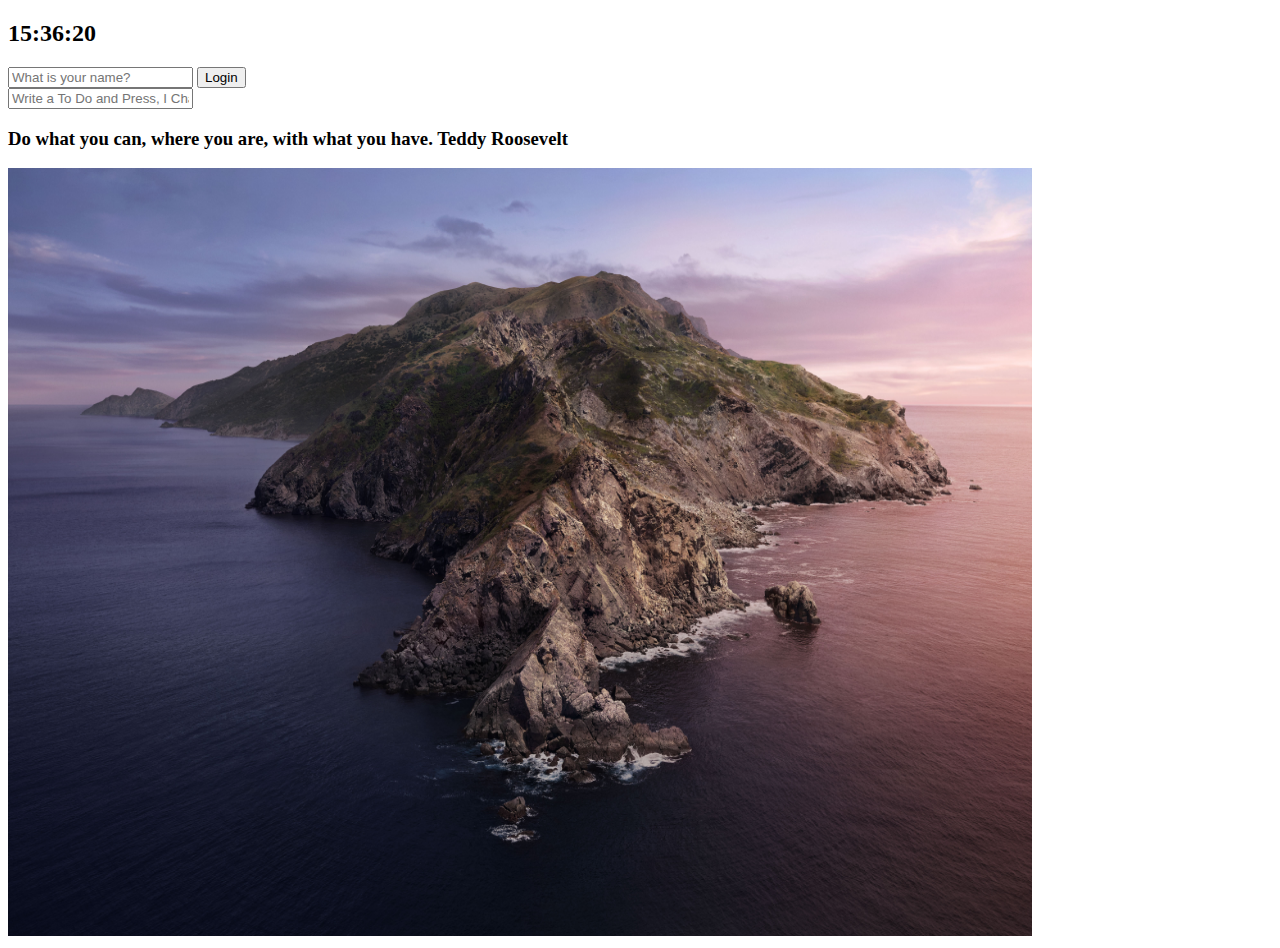
<file: index.html>
<!DOCTYPE html>
<html lang="ko">
<head>
<meta charset="UTF-8">
<title>Momentum App</title>
<link rel="stylesheet" href="css/style.css" />
</head>
<body>
	<h2 id="clock">00:00:00</h2>
	<form class="hidden" id="login-form">
		<input 
			required 
			maxlength="15" 
			type="text"
			placeholder="What is your name?" />
		<button>Login</button>
	</form>
	<h1 id="greeting" class="hidden"></h1>
	<form id="todo-form">
		<input type="text" placeholder="Write a To Do and Press, I Changed" required/>
	</form>
	<ul id="todo-list">
	
	</ul>
	
	<div id="quote">
		<h3>
		<span></span>
		<span></span>
		</h3>
	</div>
	<div id="weather">
		<span></span>
		<span></span>
	</div>	
	<script type="text/javascript" src="js/greetings.js"></script>
	<script type="text/javascript" src="js/clock.js"></script>
	<script type="text/javascript" src="js/quotes.js"></script>
	<script type="text/javascript" src="js/background.js"></script>
	<script type="text/javascript" src="js/todo.js"></script>
	<script type="text/javascript" src="js/wheather.js"></script>
</body>
</html>
</file>
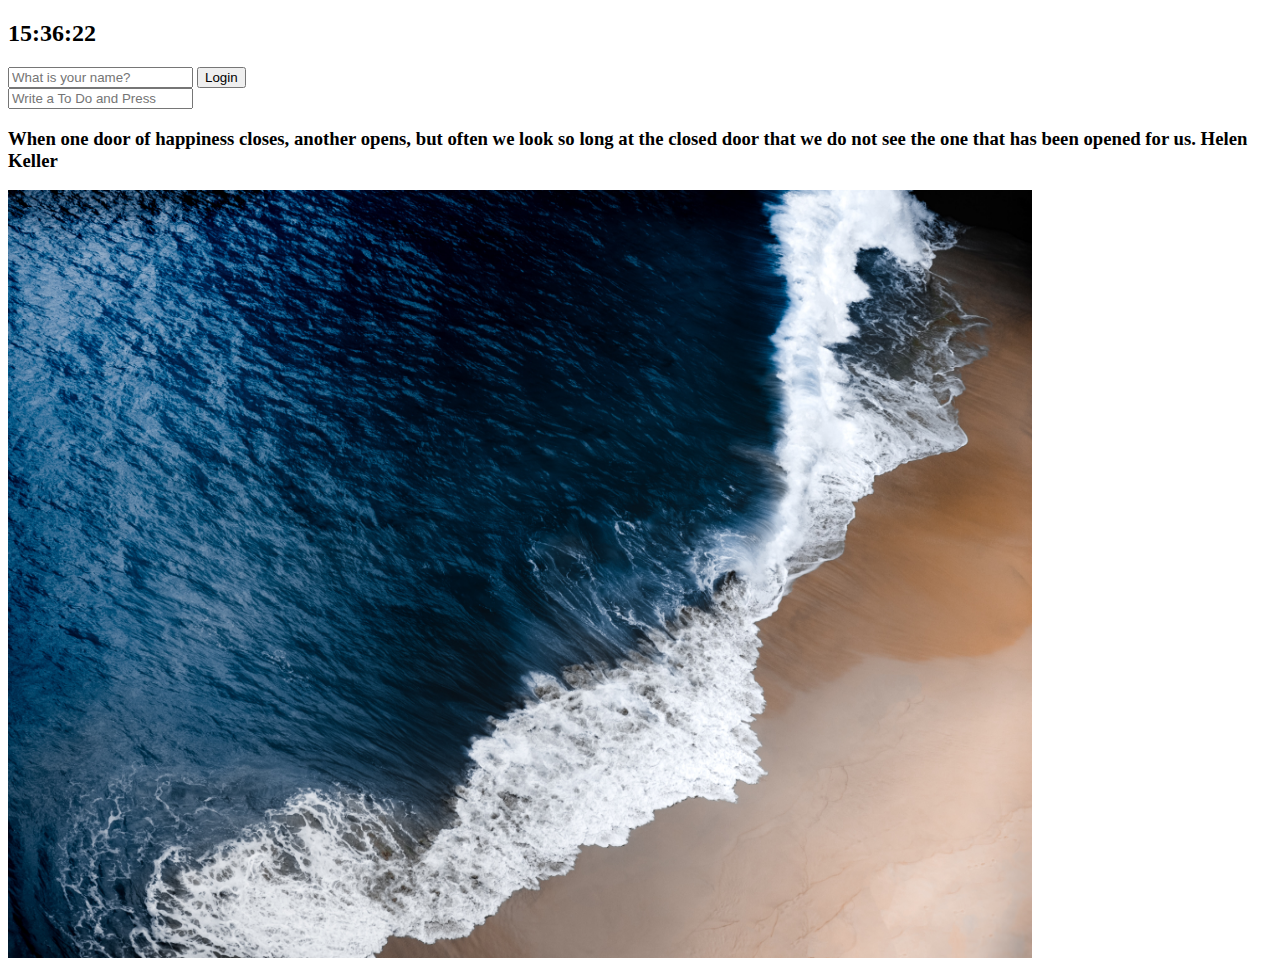
<file: docs/index.html>
<!DOCTYPE html>
<html lang="ko">
<head>
<meta charset="UTF-8">
<title>Momentum App</title>
<link rel="stylesheet" href="/css/style.css" />
</head>
<body>
	<h2 id="clock">00:00:00</h2>
	<form class="hidden" id="login-form">
		<input 
			required 
			maxlength="15" 
			type="text"
			placeholder="What is your name?" />
		<button>Login</button>
	</form>
	<h1 id="greeting" class="hidden"></h1>
	<form id="todo-form">
		<input type="text" placeholder="Write a To Do and Press" required/>
	</form>
	<ul id="todo-list">
	
	</ul>
	
	<div id="quote">
		<h3>
		<span></span>
		<span></span>
		</h3>
	</div>
	<div id="weather">
		<span></span>
		<span></span>
	</div>	
	<script type="text/javascript" src="/js/greetings.js"></script>
	<script type="text/javascript" src="/js/clock.js"></script>
	<script type="text/javascript" src="/js/quotes.js"></script>
	<script type="text/javascript" src="/js/background.js"></script>
	<script type="text/javascript" src="/js/todo.js"></script>
	<script type="text/javascript" src="/js/wheather.js"></script>
</body>
</html>
</file>
<file: css/style.css>
.hidden {
	display :none;
}
</file>
